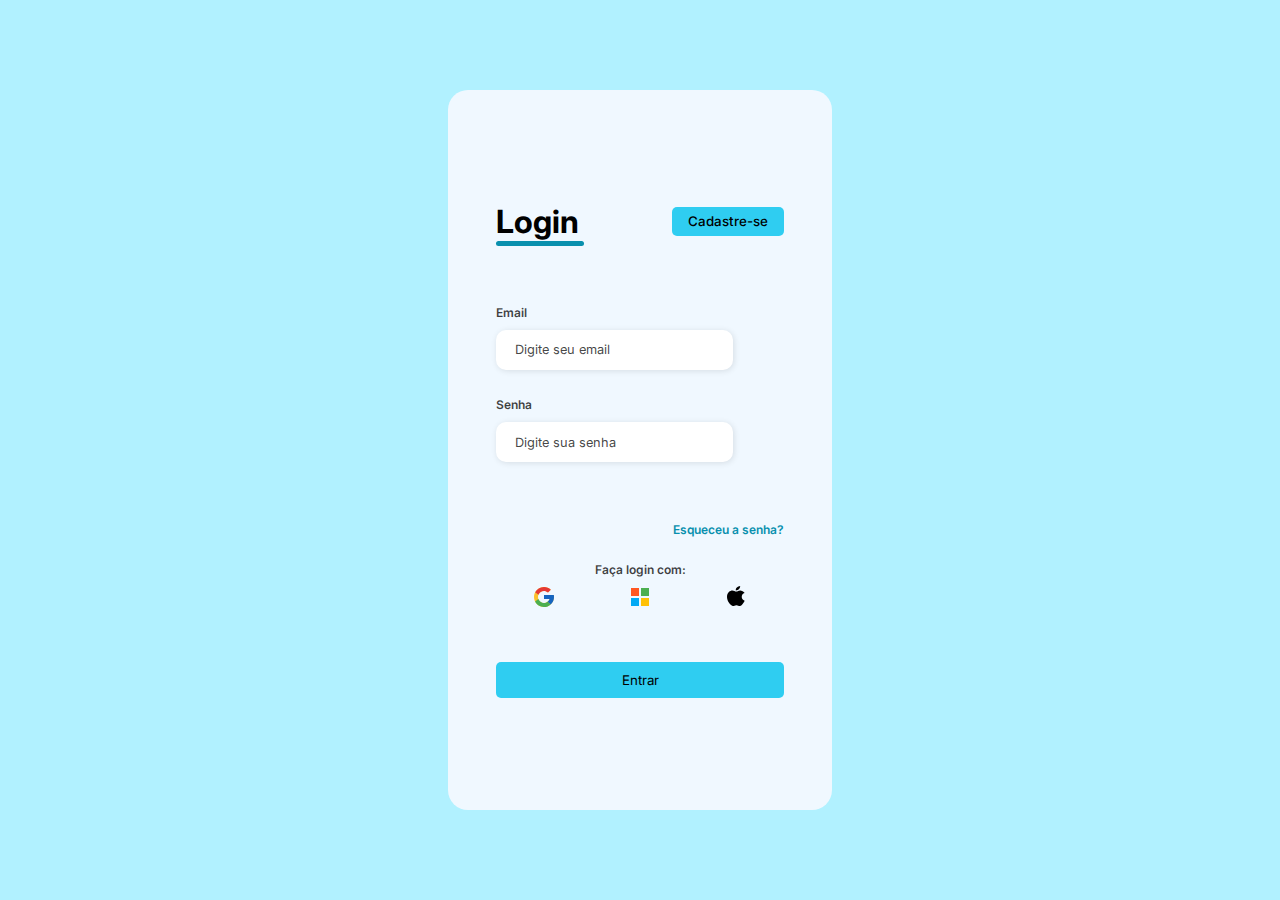
<file: PIT TRABALHO/index.html>
<!DOCTYPE html>
<html lang="pt-br">
<head>
    <meta charset="UTF-8">
    <meta http-equiv="X-UA-Compatible" content="IE=edge">
    <meta name="viewport" content="width=device-width, initial-scale=1.0">
    <link rel="stylesheet" href="login/assets/css/styles2.css">
    <link href="https://unpkg.com/boxicons@2.1.4/css/boxicons.min.css" rel="stylesheet">
    <title>Login</title>
</head>
<body>

    
    <div class="container">
        <div class="form">
            <form action = "login/Back-End login/Back-End_Login.php" method="post">
                <div class="form-header">
                    <div class="title">
                        <h1>Login</h1>
                    </div>
                    <div class="login-button">
                        <button><a href="Registro.html">Cadastre-se</a></button> <!--back-end necessário -->
                    </div>
                </div>

                <div class="input-group">
                    <div class="input-box">
                        <label for="email">Email</label>
                        <input id="email" type="email" name="Nome" placeholder="Digite seu email"
                            required>
                    </div>
    
                    <div class="input-box">
                        <label for="password">Senha</label>
                        <input id="password" type="password" name="Senha" placeholder="Digite sua senha" required>
                    </div>
                </div>

                <div class="forgot-password">
                    <a href="#">Esqueceu a senha?</a>
                </div>

                <div class="login-options">
                    <h6>Faça login com:</h6>
                    <div class="social-icons">
                        <img src="login/assets/img/google-icon.svg" alt="Google">
                        <img src="login/assets/img/microsoft-icon.svg" alt="Microsoft">
                        <img src="login/assets/img/apple-icon.svg" alt="Apple">
                    </div>
                </div>

                <div class="continue-button">
                    <button type="submit" name="enviar">Entrar</a></button>
                </div>
            </form>
        </div>
    </div>
</body>
</html>
</file>
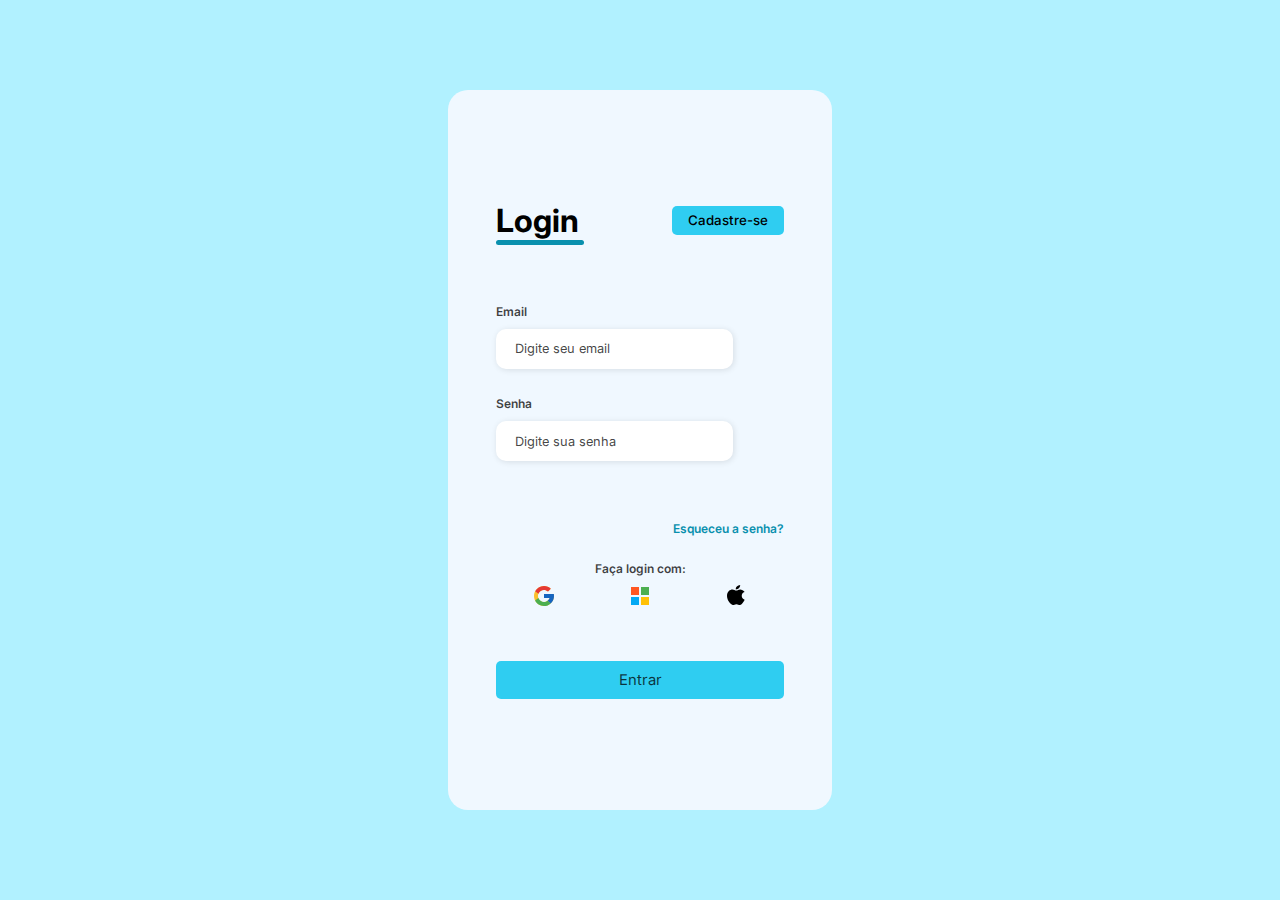
<file: PIT TRABALHO/login/index.html>
<!DOCTYPE html>
<html lang="pt-br">
<head>
    <meta charset="UTF-8">
    <meta http-equiv="X-UA-Compatible" content="IE=edge">
    <meta name="viewport" content="width=device-width, initial-scale=1.0">
    <link rel="stylesheet" href="assets/css/styles2.css">
    <link href="https://unpkg.com/boxicons@2.1.4/css/boxicons.min.css" rel="stylesheet">
    <title>Login</title>
</head>
<body>

    
    <div class="container">
        <div class="form">
            <form action = "Back-End login/Back-End_Login.php" method="post">
                <div class="form-header">
                    <div class="title">
                        <h1>Login</h1>
                    </div>
                    <div class="login-button">
                        <button><a href="index.html">Cadastre-se</a></button> <!--back-end necessário -->
                    </div>
                </div>

                <div class="input-group">
                    <div class="input-box">
                        <label for="email">Email</label>
                        <input id="email" type="email" name="Nome" placeholder="Digite seu email"
                            required>
                    </div>
    
                    <div class="input-box">
                        <label for="password">Senha</label>
                        <input id="password" type="password" name="Senha" placeholder="Digite sua senha" required>
                    </div>
                </div>

                <div class="forgot-password">
                    <a href="#">Esqueceu a senha?</a>
                </div>

                <div class="login-options">
                    <h6>Faça login com:</h6>
                    <div class="social-icons">
                        <img src="assets/img/google-icon.svg" alt="Google">
                        <img src="assets/img/microsoft-icon.svg" alt="Microsoft">
                        <img src="assets/img/apple-icon.svg" alt="Apple">
                    </div>
                </div>

                <div class="continue-button">
                    <button type="submit" name="enviar"><a href="#" >Entrar</a></button>
                </div>
            </form>
        </div>
    </div>
</body>
</html>
</file>
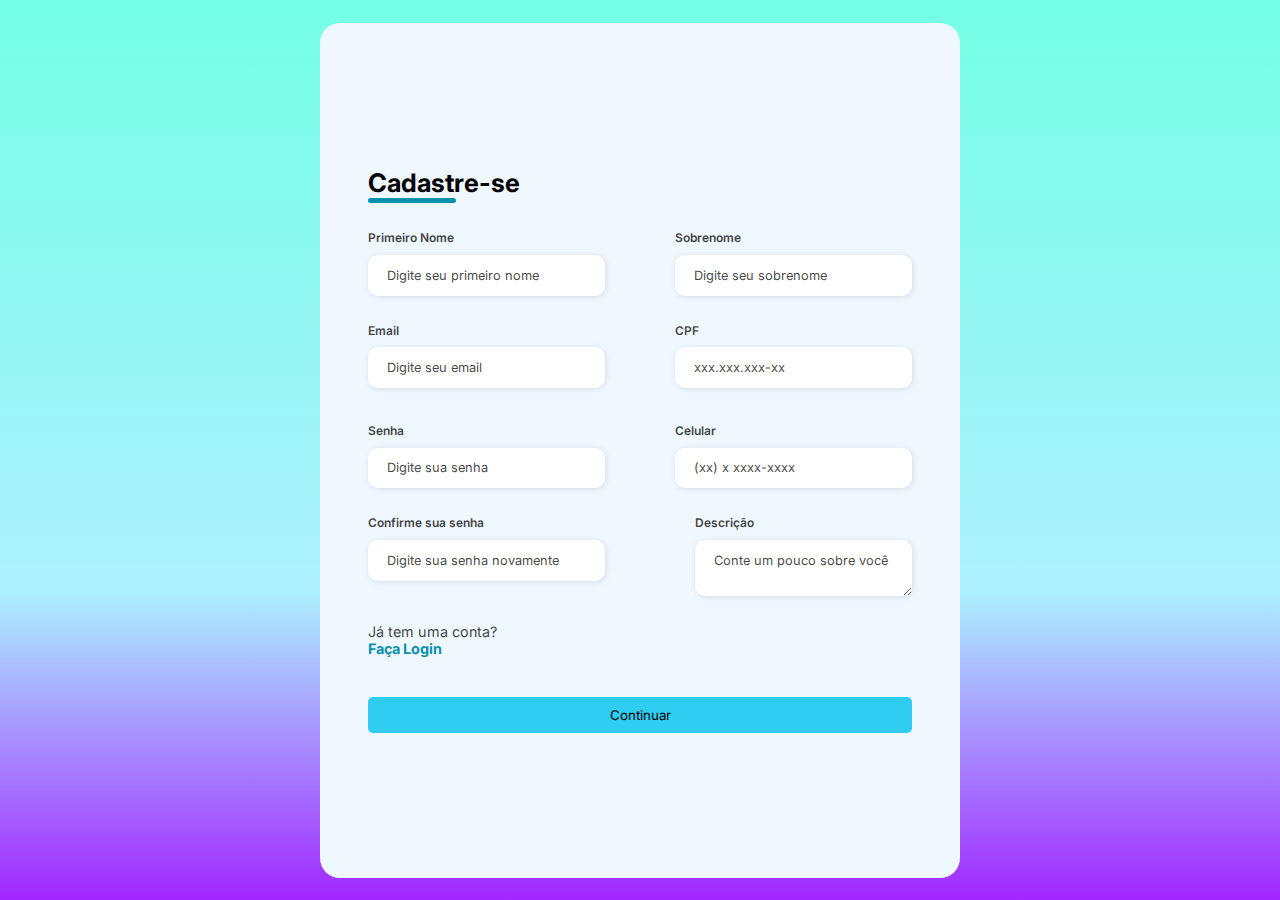
<file: PIT TRABALHO(Novo)/cadastro.html>
<!DOCTYPE html>
<html lang="pt-br">

<head>
    <meta charset="UTF-8">
    <meta http-equiv="X-UA-Compatible" content="IE=edge">
    <meta name="viewport" content="width=device-width, initial-scale=1.0">
    <link rel="stylesheet" href="assets/css/cadastro.css">
    <script src="assets/js/cadastro.js"></script>
    <title>Cadastre-se</title>
</head>

<body>
    <div class="container">
        <div class="form-image">
            <img src="assets/img/cadastroimg.svg">
        </div>
        <div class="form">
            <form action="Registro.php" method="post">
                <!--back-end necessário -->
                <div class="form-header">
                    <div class="title">
                        <h1>Cadastre-se</h1>
                    </div>
                </div>

                <div class="input-group">
                    <div class="input-box">
                        <label for="firstname">Primeiro Nome</label>
                        <input id="firstname" type="text" name="Nome" placeholder="Digite seu primeiro nome" required>
                    </div>

                    <div class="input-box">
                        <label for="lastname">Sobrenome</label>
                        <input id="lastname" type="text" name="lastname" placeholder="Digite seu sobrenome" required>
                    </div>

                    <div class="input-box">
                        <label for="email">Email</label>
                        <input id="email" type="email" name="Email" placeholder="Digite seu email" required>
                    </div>

                    <div class="input-box">
                        <label for="CPF">CPF</label>
                        <input id="CPF" name="CPF" placeholder="xxx.xxx.xxx-xx" maxlength="14" required>
                    </div>


                    <div class="input-box">
                        <label for="password">Senha</label>
                        <input id="password" type="password" name="Senha" placeholder="Digite sua senha" required>
                    </div>

                    <div class="input-box">
                        <label for="number">Celular</label>
                        <input id="number" type="tel" name="Tel" placeholder="(xx) x xxxx-xxxx" maxlength="15" required>
                    </div>

                    <div class="input-box">
                        <label for="password">Confirme sua senha</label>
                        <input id="password" type="password" name="Senha2" placeholder="Digite sua senha novamente"
                            required>
                    </div>

                    

                    <div class="input-box">
                        <label for="descrição">Descrição</label>
                        <textarea id="descricao" name="Info" placeholder="Conte um pouco sobre você"
                            required></textarea> <!--mudança de propriedade-->
                    </div>

                 
                    <div class="login-section">
                        <p>Já tem uma conta?<a href="login.html"><br>Faça Login</a></p>
                    </div>
                </div>
                <div class="continue-button">
                    <input type="hidden" name="Tipo" id="Tipo" value="Criador">

                    <button type="submit" name="enviar">Continuar</button>
                </div>
            </form>
        </div>
    </div>
</body>

</html>
</file>
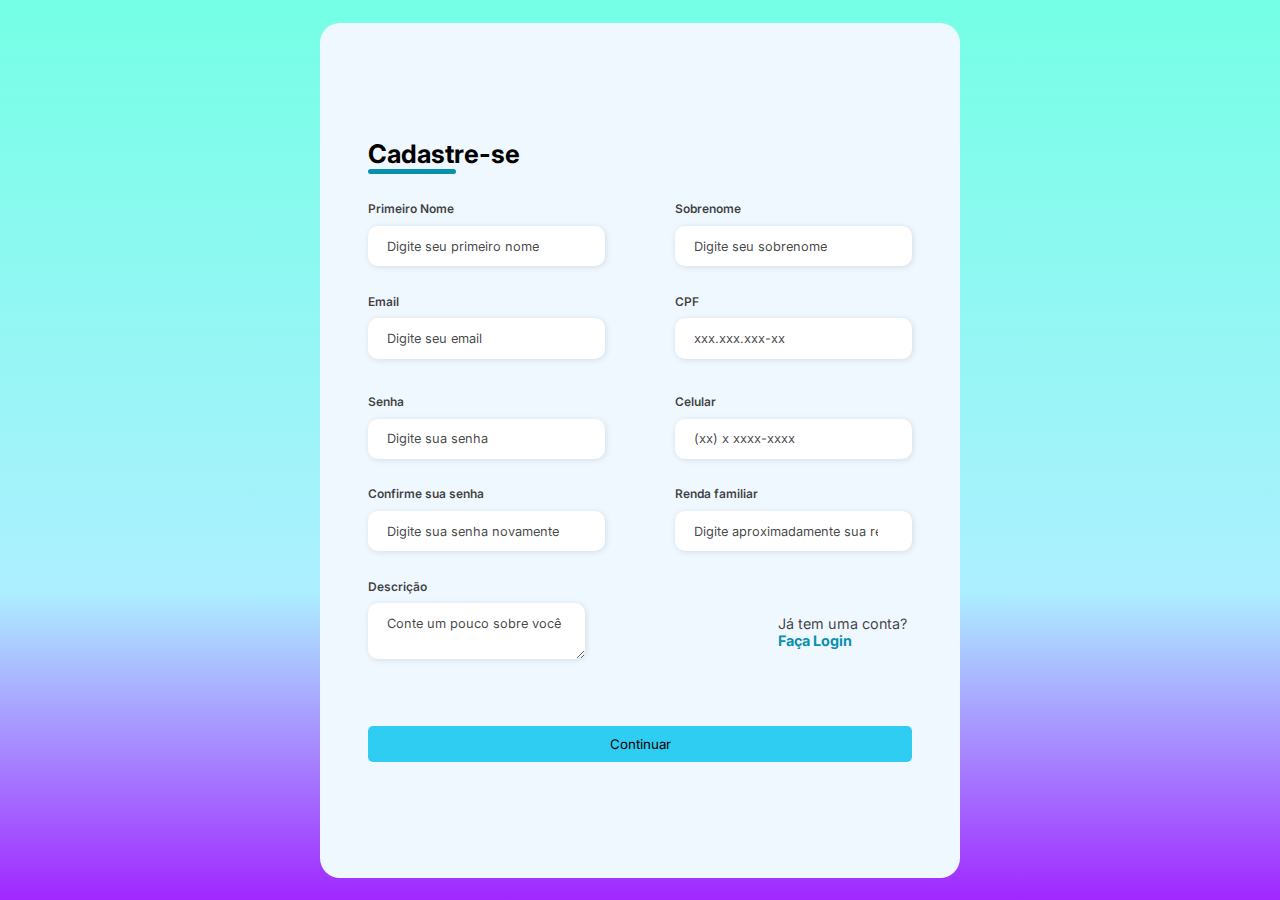
<file: PIT TRABALHO(Novo)/cadastroApoiador.html>
<!DOCTYPE html>
<html lang="pt-br">

<head>
    <meta charset="UTF-8">
    <meta http-equiv="X-UA-Compatible" content="IE=edge">
    <meta name="viewport" content="width=device-width, initial-scale=1.0">
    <link rel="stylesheet" href="assets/css/cadastro.css">
    <script src="assets/js/cadastro.js"></script>
    <title>Cadastre-se</title>
</head>

<body>
    <div class="container">
        <div class="form-image">
            <img src="assets/img/cadastroimg.svg">
        </div>
        <div class="form">
            <form action="Registro.php" method="post">
                <!--back-end necessário -->
                <div class="form-header">
                    <div class="title">
                        <h1>Cadastre-se</h1>
                    </div>
                </div>

                <div class="input-group">
                    <div class="input-box">
                        <label for="firstname">Primeiro Nome</label>
                        <input id="firstname" type="text" name="Nome" placeholder="Digite seu primeiro nome" required>
                    </div>

                    <div class="input-box">
                        <label for="lastname">Sobrenome</label>
                        <input id="lastname" type="text" name="lastname" placeholder="Digite seu sobrenome" required>
                    </div>

                    <div class="input-box">
                        <label for="email">Email</label>
                        <input id="email" type="email" name="Email" placeholder="Digite seu email" required>
                    </div>

                    <div class="input-box">
                        <label for="CPF">CPF</label>
                        <input id="CPF" name="CPF" placeholder="xxx.xxx.xxx-xx" maxlength="14" required>
                    </div>


                    <div class="input-box">
                        <label for="password">Senha</label>
                        <input id="password" type="password" name="Senha" placeholder="Digite sua senha" required>
                    </div>

                    <div class="input-box">
                        <label for="number">Celular</label>
                        <input id="number" type="tel" name="Tel" placeholder="(xx) x xxxx-xxxx" maxlength="15" required>
                    </div>

                    <div class="input-box">
                        <label for="password">Confirme sua senha</label>
                        <input id="password" type="password" name="Senha2" placeholder="Digite sua senha novamente"
                            required>
                    </div>

                    <div class="input-box">
                        <label for="password">Renda familiar</label>
                        <input id="Renda" type="number" name="Renda" placeholder="Digite aproximadamente sua renda familiar"
                            required>
                    </div>

                    <div class="input-box">
                        <label for="descrição">Descrição</label>
                        <textarea id="descricao" name="Info" placeholder="Conte um pouco sobre você"
                            required></textarea> <!--mudança de propriedade-->
                    </div>

                 
                    <div class="login-section">
                        <p>Já tem uma conta?<a href="login.html"><br>Faça Login</a></p>
                    </div>
                </div>
                <div class="continue-button">
                    <input type="hidden" name="Tipo" id="Tipo" value="Apoiador">

                    <button type="submit" name="enviar">Continuar</button>
                </div>
            </form>
        </div>
    </div>
</body>

</html>
</file>
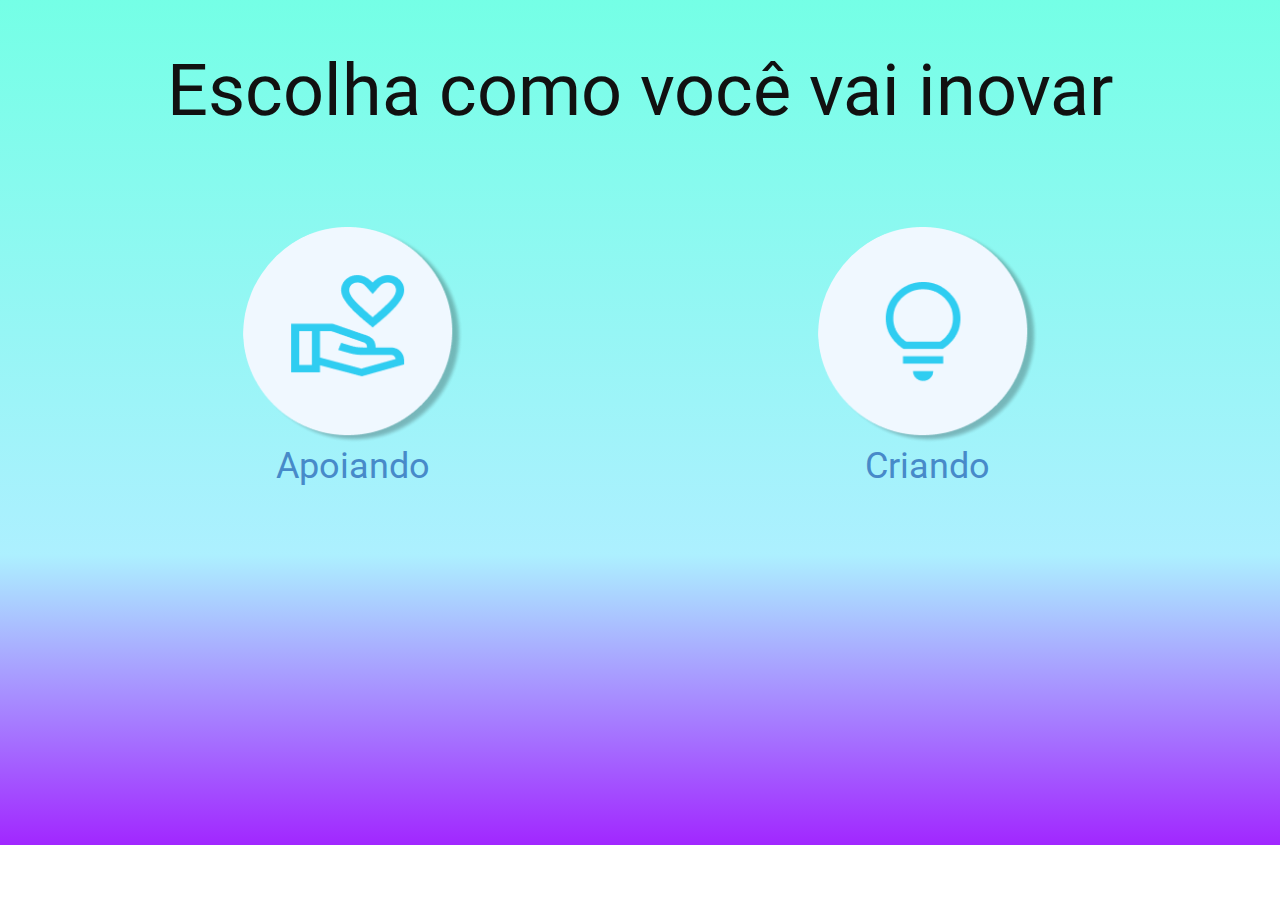
<file: PIT TRABALHO(Novo)/Tipo.html>
<!DOCTYPE html>
<html style="font-size: 16px;" lang="pt"><head>
    <meta name="viewport" content="width=device-width, initial-scale=1.0">
    <meta charset="utf-8">
    <meta name="keywords" content="​Escolha como você vai inovar">
    <meta name="description" content="">
    <title>Página 2</title>
    <link rel="stylesheet" href="assets/css/nicepage.css" media="screen">
<link rel="stylesheet" href="assets/css/Página-2.css" media="screen">
    <script class="u-script" type="text/javascript" src="assets/js/nicepage.js" defer=""></script>
    <script class="u-script" type="text/javascript" src="assets/js/jquery.js" defer=""></script>
    <meta name="generator" content="Nicepage 5.17.1, nicepage.com">
    <link id="u-theme-google-font" rel="stylesheet" href="https://fonts.googleapis.com/css?family=Roboto:100,100i,300,300i,400,400i,500,500i,700,700i,900,900i|Open+Sans:300,300i,400,400i,500,500i,600,600i,700,700i,800,800i">
    
    
    
    <script type="application/ld+json">{
		"@context": "http://schema.org",
		"@type": "Organization",
		"name": ""
}</script>
    <meta name="theme-color" content="#478ac9">
    <meta property="og:title" content="Página 2">
    <meta property="og:type" content="website">
  <meta data-intl-tel-input-cdn-path="intlTelInput/"></head>
  <body class="u-body u-xl-mode" data-lang="pt">
    <section class="u-clearfix u-gradient u-section-1" id="sec-0ba1">
      <div class="u-clearfix u-sheet u-sheet-1">
        <h1 class="u-align-center u-text u-text-1"> Escolha como você vai inovar</h1>
        <div class="u-expanded-width u-list u-list-1">
          <div class="u-repeater u-repeater-1">
            <div class="u-container-style u-list-item u-repeater-item" data-href="cadastro.html">
             <a href="cadastroApoiador.html"> <div  class="u-container-layout u-similar-container u-container-layout-1">
                <img class="u-hover-feature u-image u-image-circle u-image-contain u-preserve-proportions u-image-1" src="assets/img/Component 2.png" alt="" data-image-width="224" data-image-height="220">
                <h3 class="u-align-center u-text u-text-2">Apoiando</h3> </a>
              </div>
            </div>
            <div class="u-container-style u-hover-feature u-list-item u-repeater-item u-shape-rectangle u-list-item-2" data-href="Contato.html">
              <a href="cadastro.html">    <div class="u-container-layout u-similar-container u-container-layout-2">
                <img class="u-hover-feature u-image u-image-circle u-image-contain u-preserve-proportions u-image-2" src="assets/img/Component 1.png" alt="" data-image-width="224" data-image-height="220">
               <h3 class="u-align-center u-text u-text-3">Criando</h3> </a>
              </div> 
            </div>
          </div>
        </div>
      </div>
      
      
      
    </section>
    
    
    
    
  
</body></html>
</file>
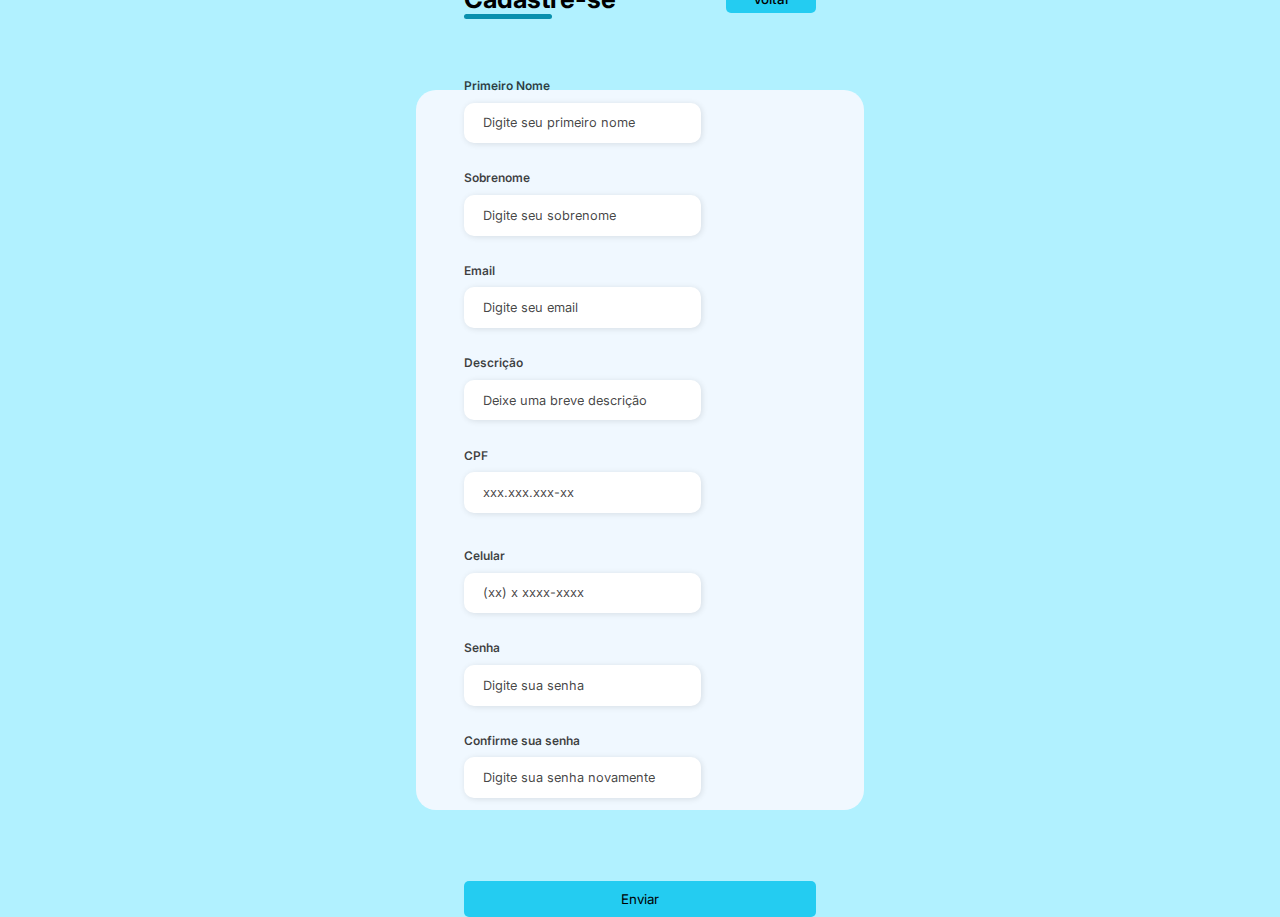
<file: PIT TRABALHO/Registro.html>
<!DOCTYPE html>
<html lang="pt-br">

<head>
    <meta charset="UTF-8">
    <meta http-equiv="X-UA-Compatible" content="IE=edge">
    <meta name="viewport" content="width=device-width, initial-scale=1.0">
    <link rel="stylesheet" href="assets/css/styles.css">
    <script src="assets/js/script.js"></script>
    <title>Cadastre-se</title>
</head>

<body>




    <div class="container">
        <div class="form-image">
            <img src="assets/img/cadastroimg.svg">
        </div>
        <div class="form">
            <form action="back-end_registro/Registro.php" method="post">

                <div class="form-header">
                    <div class="title">
                        <h1>Cadastre-se</h1>
                    </div>
                    <div class="login-button">
                        <button><a href="index.html">Voltar</a></button>
                    </div>
                </div>

                <div class="input-group">
                    <div class="input-box">
                        <label for="firstname">Primeiro Nome</label>
                        <input id="firstname" type="text" name="Nome" placeholder="Digite seu primeiro nome" required>
                    </div>

                    <div class="input-box">
                        <label for="lastname">Sobrenome</label>
                        <input id="lastname" type="text" name="lastname" placeholder="Digite seu sobrenome" required>
                    </div>

                    <div class="input-box">
                        <label for="email">Email</label>
                        <input id="email" type="email" name="Email" placeholder="Digite seu email" required>
                    </div>

                    <div class="input-box">
                        <label for="descrição">Descrição</label>
                        <input id="descrição" type="text" name="Info" placeholder="Deixe uma breve descrição" required>
                    </div>

                    <div class="input-box">
                        <label for="CPF">CPF</label>
                        <input id="CPF" name="CPF" placeholder="xxx.xxx.xxx-xx" maxlength="14" required>
                    </div>

                    <div class="input-box">
                        <label for="number">Celular</label>
                        <input id="number" type="tel" name="Tel" placeholder="(xx) x xxxx-xxxx" maxlength="15" required>
                    </div>

                    <div class="input-box">
                        <label for="password">Senha</label>
                        <input id="password" type="password" name="Senha" placeholder="Digite sua senha" required>
                    </div>

                    <div class="input-box">
                        <label for="password">Confirme sua senha</label>
                        <input id="password" type="password" name="Senha2" placeholder="Digite sua senha novamente"
                            required>
                    </div>
                </div>
                <div class="continue-button">
                    <button type="submit" name="enviar">Enviar</a></button>
                </div>
            </form>
        </div>
    </div>
</body>

</html>
</file>
<file: PIT TRABALHO/login/assets/css/styles2.css>
@import url('https://fonts.googleapis.com/css2?family=Inter:wght@100;200;300;400;500;600;700;800;900&display=swap');

* {
    padding: 0;
    margin: 0;
    box-sizing: border-box;
    font-family: 'Inter', sans-serif;
}

body {
    width: 100%;
    height: 100vh;
    display: flex;
    justify-content: center;
    align-items: center;
    background: #00d0ff4e;
}

.container {
    width: 100%;
    height: 80vh;
    display: flex;
    justify-content: center;
}

.form {
   width: 90%; 
   max-width: 400px; /* Adicionado para limitar a largura em dispositivos maiores */
   display: flex;
   justify-content: center;
   align-items: center;
   flex-direction: column;
   background-color: aliceblue;
   padding: 3rem;
   border-radius: 20px;
}

/* Estilos adicionados para dispositivos móveis */
@media screen and (min-width: 768px) {
    .form {
        width: 30%;
    }
}

.form-header {
    margin-bottom: 3rem;
    display: flex;
    justify-content: space-between;
}

.login-button {
    display: flex;
    align-items: center;
}

.login-button button {
    width: 100%;
    border: none;
    background-color: #08c4eed5;
    padding: 0.4rem 1rem;
    border-radius: 5px;
    cursor: pointer;
    transition: 0.5s;
}

.login-button button:hover {
    background-color:#0990aec9;
    transition: 0.5s;
}

.login-button button a {
    color: black;
    text-decoration: none;
    font-weight: 500;
}

.form-header h1::after {
    content: '';
    display: block;
    width: 5.5rem;
    height: 0.3rem;
    background-color: #0990ae;
    margin: 0 auto;
    position: absolute;
    border-radius: 10px;    
}

.input-group {
    display: flex;
    flex-wrap: wrap;
    justify-content: space-between;
    padding: 1rem 0;
}

.input-box {
    display: flex;
    flex-direction: column;
    margin-bottom: 1.1rem;
}

.input-box input {
    margin: 0.6rem 0;
    padding: 0.8rem 1.2rem;
    border: 1px;
    border-radius: 10px;
    box-shadow: 1px 1px 6px #0000001c;
    font-size: 0.8rem;
}

.input-box input:hover {
    background-color: #eeeeee75;
}

.input-box input:focus-visible {
    outline: 1px solid #0990ae;
}

.input-box label,
.forgot-password a,
.login-options h6 {
    font-size: 0.75rem;
    font-weight: 600;
    color: #000000c0;
}

.input-box input::placeholder {
    color: #000000be;
}

.forgot-password {
    margin-top: 0.8rem;
    text-align: right;
}

.forgot-password a {
    text-decoration: none;
    color: #0990ae;
}

.login-options {
    margin-top: 1.5rem;
    text-align: center;
}

.login-options h6 {
    margin-bottom: 0.5rem;
}

.social-icons {
    display: flex;
    justify-content: space-around;
    margin-top: 0.5rem;
}

.social-icons img {
    width: 24px;
    height: 24px;
    margin: 0 0.4rem;
}

.continue-button {
    margin-top: 2.5rem;
}

.continue-button button {
    width: 100%;
    margin-top: 0.8rem;
    border: none;
    background-color: #08c4eed5;
    padding: 0.62rem;
    border-radius: 5px;
    cursor: pointer;
    transition: 0.5s;
}

.continue-button button:hover {
    background-color: #0990aec9;
    transition: 0.5s;
}

.continue-button button a {
    text-decoration: none;
    color: #000000c0;
    font-size: 0.93rem;
}
</file>
<file: PIT TRABALHO(Novo)/assets/css/cadastro.css>
@import url('https://fonts.googleapis.com/css2?family=Inter:wght@100;200;300;400;500;600;700;800;900&display=swap');

* {
    padding: 0;
    margin: 0;
    box-sizing: border-box;
    font-family: 'Inter', sans-serif;
}

body {
    width: 100%;
    height: 100vh; 
    display: flex;
    justify-content: center;
    align-items: center;
    background: linear-gradient(180deg, rgba(0, 206, 255, 0.00) 0%, rgba(112, 255, 229, 0.97) 0.01%, rgba(141, 234, 255, 0.72) 65.62%, #A127FF 100%);
}

.container {
    width: 70%;
    height: 95vh;
    display: flex;
}

.form-image {
     width: 50%; /* 50% de 80% da div coitainer */
     display: flex;
     justify-content: center;
     align-items: center;
     background-color: transparent;
     padding: 1rem;
}

.form-image img {
    width: 31rem;
}


.form-header {
    margin-bottom: 3rem;
    display: flex;
    justify-content: space-between;
}


.form {
   width: 45%;   /* dividindo a telinha */
   display: flex;
   justify-content: center;
   align-items: center;
   flex-direction: column;
   background-color: aliceblue;
   padding: 3rem;
   border-radius: 20px;
}



.login-button {
    display: flex;
    align-items: center;
}

.login-button button {
    width: 90px;
    border: none;
    background-color: #08c4eed5;
    padding: 0.4rem 1rem;
    border-radius: 5px;
    cursor: pointer;
    transition: 0.5s;
}

.login-button button:hover {
    background-color:#0990aec9;;
    transition: 0.5s;
}

.login-button button a {
    color: black;
    text-decoration: none;
    font-weight: 500;
}

.form-header h1::after {
    content: '';
    display: block;
    width: 5.5rem;
    height: 0.3rem;
    background-color: #0990ae;
    margin: 0 auto;
    position: absolute;
    border-radius: 10px;    
}

.input-group {
    display: flex;
    flex-wrap: wrap;
    justify-content: space-between;
    padding: 1rem 0;
}

.input-box {
    display: flex;
    flex-direction: column;
    margin-bottom: 1.1rem;
}

#CPF {
    display: flex;
    flex-direction: column;
    margin-bottom: 1.1rem;
    height: 90;
}

.input-box input {
    margin: 0.6rem 0;
    padding: 0.8rem 1.2rem;
    border: none;
    border-radius: 10px;
    box-shadow: 1px 1px 6px #0000001c;
    font-size: 0.8rem;
}

.input-box textarea {
    margin: 0.6rem 0;
    padding: 0.8rem 1.2rem;
    border: none;
    border-radius: 10px;
    box-shadow: 1px 1px 6px #0000001c;
    font-size: 0.8rem;
    resize: vertical; /* Permite redimensionar verticalmente o textarea */
}

.input-box textarea:hover {
    background-color: #eeeeee75;
}

.input-box textarea:focus-visible {
    outline: 1px solid #0990ae;
}

.input-box label {
    font-size: 0.75rem;
    font-weight: 600;
    color: #000000c0;
}

.input-box textarea::placeholder {
    color: #000000be;
}

.input-box input:hover {
    background-color: #eeeeee75;
}

.input-box input:focus-visible {
    outline: 1px solid #0990ae;
}

.input-box  label,
.gender-title h6 {
    font-size: 0.75rem;
    font-weight: 600;
    color: #000000c0;
}

.input-box input::placeholder {
    color: #000000be;
}

.gender-group {
    display: flex;
    justify-content: space-between;
    margin-top: 0.62rem;
    padding: 0 0 02rem;
}

.gender-input {
    display: flex;
    align-items: center;
}

.gender-input input {
    margin-right: 0.35rem;
}

.gender-input label {
    font-size: 0.81rem;
    font-weight: 600;
    color: #000000c0;
}

.continue-button button {
    width: 100%;
    margin-top: 2.5rem;
    border:none;
    background-color: #08c4eed5;
    padding: 0.62rem;
    border-radius: 5px;
    cursor: pointer;
    transition: 0.5s;
}

.continue-button button:hover {
    background-color: #0990aec9;
    transition: 0.5s;
}

.continue-button button a {
    text-decoration: none;
    color: #000000c0;
    font-size: 0.93rem;
}


.checkbox-group {
    display: flex;
    flex-direction: column;
}

.checkbox-input {
    display: flex;
    align-items: center;
    margin-bottom: 1px
}

.checkbox-input input[type="radio"] {
    margin-right: 0.35rem;
    border-radius: 10px;
    background: #FFF;
    box-shadow: 1px 1px 10px 0px rgba(0, 0, 0, 0.25);
}

.checkbox-input label {
    font-size: 0.81rem;
    font-weight: 600;
    color: #000000c0;
}

.checkbox-input input[type="radio"]:checked + label {
    font-weight: bold;
}


.login-section {
    display: flex;
    justify-content: center;
    align-items: center;
}

.login-section p {
    font-size: 0.9rem;
    color: #000000c0;
}

.login-section a {
    margin-left: 0.3rem;
    color: #0990ae;
    font-weight: bold;
    text-decoration: none;
    transition: 0.3s;
}

.login-section a:hover {
    color: #066f82;
}


 /* responsividade código */
 @media screen and (max-width: 1330px) {
    .form-image {
        display: none;
    }
    .container {
        width: 50%;
    }
    .form {
        width: 100%;
    }

    .form-header h1 {
        font-size: 1.6rem;  
    }

    .continue-button button {
        margin-top: 1.5rem;
    }

    .form-header {
        margin-bottom: 1rem;
        display: flex;
        justify-content: space-between;
    }
}

@media screen and (max-width: 1064px) {

    .form-header {
        margin-bottom: 0.5rem;
        display: flex;
        justify-content: space-between;
    }
    .container {
        width: 90%;
        height: 100%;
    }
    .input-group {
        flex-direction: column;
        z-index: 5;
        padding-right: 5rem;
        max-height: 10rem;
        overflow-y: scroll;
        flex-wrap: nowrap;
    }
    .gender-inputs {
        margin-top: 2rem;
    }
    .gender-group {
        flex-direction: column;
    }
    .gender-title h6 {
        margin: 0;
    }
    .gender-input {
        margin-top: none;
    }

    .continue-button button {
        margin-top: 1.0rem;
        padding: none;
        margin : none;
    }
}

@media screen and (max-width: 768px) {
    .container {
        width: 60%;
        height: auto;
    }
}

@media screen and (max-width: 395px) {
    .container {
        width: 90%;
        height: auto;
    }
}
</file>
